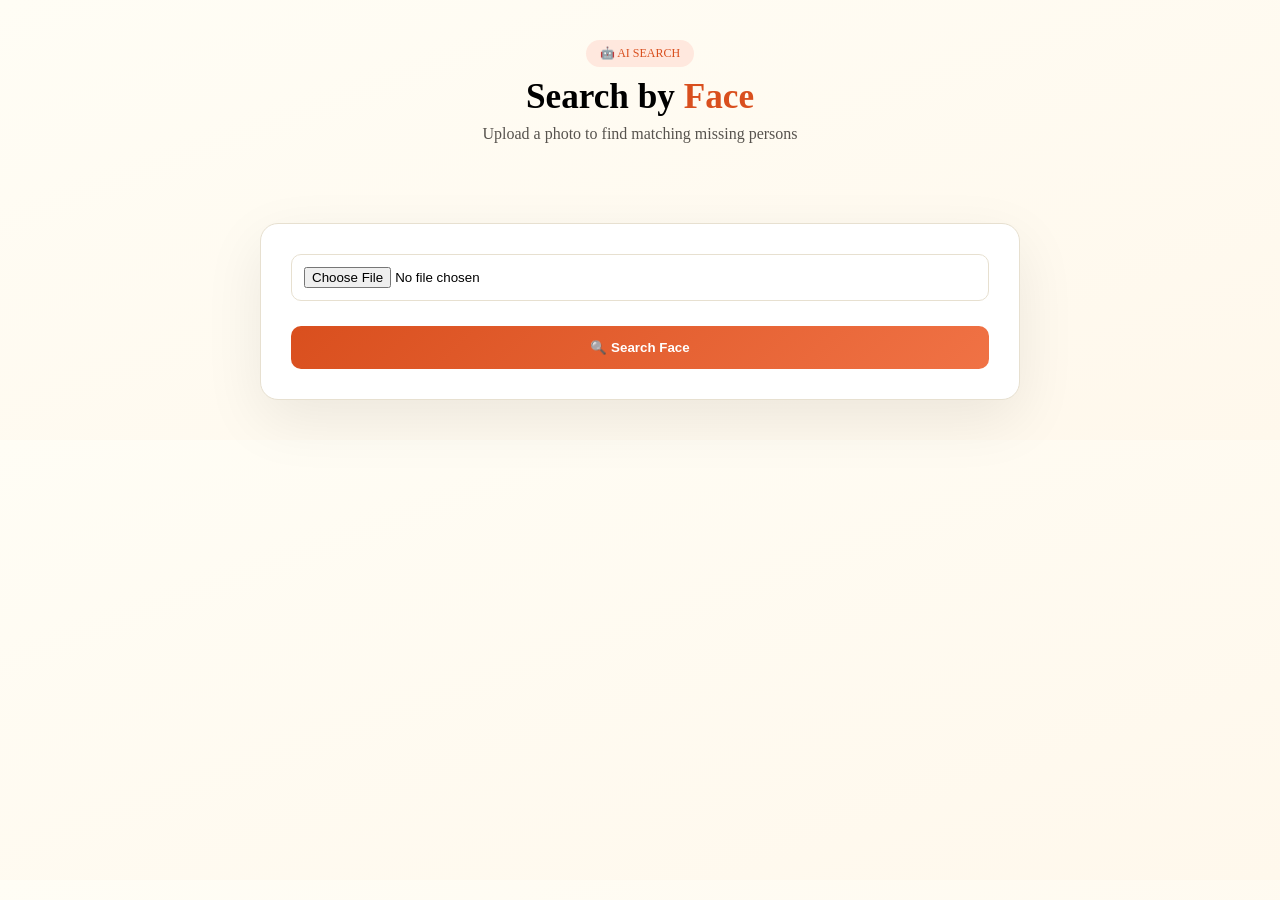
<file: frontend/face_search.html>
<!DOCTYPE html>
<html lang="en">
<head>
<meta charset="UTF-8">
<meta name="viewport" content="width=device-width, initial-scale=1.0">
<title>Search by Face</title>

<style>
:root{
  --primary:#D94F1E;
  --primary2:#F07245;
  --bg:#FFFDF5;
  --card:#fff;
  --border:#E7E0D0;
  --text:#1C1917;
  --text2:#57534E;
}

*{margin:0;padding:0;box-sizing:border-box;}

body{
  font-family:'Segoe UI';
  background:linear-gradient(160deg,#FFFDF5,#FFF8EC);
}

.hero{text-align:center;padding:40px 20px;}
.badge{
  display:inline-block;
  padding:6px 14px;
  background:#FFE8DE;
  color:var(--primary);
  border-radius:20px;
  font-size:12px;
  margin-bottom:10px;
}
.hero h1{font-size:2.2rem;}
.hero span{color:var(--primary);}
.hero p{color:var(--text2);margin-top:8px;}

.container{
  max-width:800px;
  margin:20px auto;
  padding:20px;
}

.card{
  background:var(--card);
  padding:30px;
  border-radius:18px;
  box-shadow:0 20px 60px rgba(0,0,0,0.08);
  border:1px solid var(--border);
}

.input{margin-bottom:15px;}
.input input{
  width:100%;
  padding:12px;
  border-radius:10px;
  border:1px solid var(--border);
}

.btn{
  width:100%;
  padding:14px;
  border:none;
  border-radius:10px;
  background:linear-gradient(135deg,var(--primary),var(--primary2));
  color:#fff;
  font-weight:bold;
  cursor:pointer;
  margin-top:10px;
}

.preview{
  width:100%;
  height:220px;
  object-fit:cover;
  border-radius:12px;
  margin-top:10px;
  display:none;
}

.result{
  margin-top:20px;
  padding:20px;
  border-radius:12px;
  background:#fff;
  border:1px solid #eee;
  display:none;
  text-align:center;
}

/* square photo in result */
.result-photo{
  width:150px;
  height:150px;
  margin:10px auto;
  overflow:hidden;
  border-radius:10px;
  border:3px solid var(--primary2);
  cursor:pointer;
}
.result-photo img{
  width:100%;
  height:100%;
  object-fit:cover;
}

.result h3{
  color:var(--primary);
  margin-bottom:8px;
}
.result p{
  font-size:14px;
  color:var(--text2);
  margin:4px 0;
}

/* view detail button inside result */
.view-btn{
  width:100%;
  margin-top:14px;
  padding:11px;
  background:linear-gradient(135deg,var(--primary),var(--primary2));
  color:#fff;
  border:none;
  border-radius:8px;
  cursor:pointer;
  font-weight:bold;
  font-size:14px;
}

.msg{
  margin-top:12px;
  padding:12px;
  border-radius:8px;
  display:none;
}
.success{background:#d1fae5;color:#065f46;}
.error  {background:#fee2e2;color:#991b1b;}
.warning{background:#fef3c7;color:#92400e;}

/* ============ DETAIL MODAL ============ */
.modal-overlay{
  display:none;
  position:fixed;
  top:0;left:0;
  width:100%;height:100%;
  background:rgba(0,0,0,0.55);
  justify-content:center;
  align-items:center;
  z-index:999;
}
.modal-overlay.open{display:flex;}

.modal-doc{
  background:#fff;
  width:480px;
  max-width:95vw;
  max-height:90vh;
  overflow-y:auto;
  border-radius:16px;
  box-shadow:0 30px 80px rgba(0,0,0,0.2);
  animation:popIn .2s ease;
}
.modal-doc::-webkit-scrollbar{width:4px;}
.modal-doc::-webkit-scrollbar-thumb{background:#E7E0D0;border-radius:4px;}

@keyframes popIn{
  from{opacity:0;transform:scale(.93);}
  to  {opacity:1;transform:scale(1);}
}

.doc-header{
  background:linear-gradient(135deg,#D94F1E,#F07245);
  padding:16px 20px;
  border-radius:16px 16px 0 0;
  display:flex;
  justify-content:space-between;
  align-items:center;
}
.doc-header h3{color:#fff;font-size:15px;margin:0;}
.doc-close{
  background:rgba(255,255,255,0.25);
  border:none;
  color:#fff;
  width:28px;height:28px;
  border-radius:50%;
  cursor:pointer;
  font-size:14px;
}

.doc-body{padding:22px;}

/* big square photo in modal */
.doc-photo{
  width:160px;height:160px;
  margin:0 auto 18px;
  overflow:hidden;
  border-radius:12px;
  border:3px solid #F07245;
  cursor:pointer;
}
.doc-photo img{width:100%;height:100%;object-fit:cover;}

.doc-section{
  font-size:11px;
  text-transform:uppercase;
  letter-spacing:.08em;
  color:var(--primary);
  font-weight:bold;
  margin:16px 0 8px;
  border-bottom:1px solid #F3E7D9;
  padding-bottom:4px;
}

.doc-row{
  display:flex;
  justify-content:space-between;
  padding:7px 0;
  border-bottom:1px solid #faf5ee;
  font-size:13px;
}
.doc-row:last-child{border:none;}
.doc-row .lbl{color:#999;flex:0 0 120px;}
.doc-row .val{color:#1C1917;font-weight:500;text-align:right;word-break:break-word;}

/* match score strip */
.match-strip{
  display:flex;
  align-items:center;
  justify-content:space-between;
  background:#fff8f5;
  border:1px solid #F3E7D9;
  border-radius:8px;
  padding:10px 14px;
  margin-top:14px;
}
.match-strip .score{
  font-size:22px;
  font-weight:bold;
  color:var(--primary);
}
.match-strip .lbl2{font-size:12px;color:#aaa;}

.match-badge{
  display:inline-block;
  padding:4px 12px;
  border-radius:20px;
  font-size:13px;
  font-weight:bold;
}
.match-high{background:#d1fae5;color:#065f46;}
.match-low {background:#fee2e2;color:#991b1b;}

/* full image popup */
#imgpopup{
  position:fixed;
  top:0;left:0;
  width:100%;height:100%;
  background:rgba(0,0,0,0.7);
  display:flex;
  justify-content:center;
  align-items:center;
  z-index:9999;
}
#imgpopup img{
  width:320px;height:320px;
  object-fit:cover;
  border-radius:12px;
}
</style>
</head>

<body>

<div class="hero">
  <div class="badge">🤖 AI SEARCH</div>
  <h1>Search by <span>Face</span></h1>
  <p>Upload a photo to find matching missing persons</p>
</div>

<div class="container">
<div class="card">

<form id="form">

  <div class="input">
    <input type="file" id="file" accept="image/*" required>
    <img id="preview" class="preview">
  </div>

  <button class="btn">🔍 Search Face</button>

  <div id="msg" class="msg"></div>

  <div id="result" class="result"></div>

</form>
</div>
</div>

<!-- ============ DETAIL MODAL ============ -->
<div class="modal-overlay" id="detailModal">
  <div class="modal-doc">

    <div class="doc-header">
      <h3 id="modalTitle">📋 Missing Person — Full Details</h3>
      <button class="doc-close" onclick="closeModal()">✕</button>
    </div>

    <div class="doc-body" id="modalBody"></div>

  </div>
</div>

<script>

const file    = document.getElementById("file");
const preview = document.getElementById("preview");
let   matchPercent = 0;
let   matchedPerson = null;

// image preview
file.onchange = e=>{
  const f = e.target.files[0];
  if(f){
    preview.src = URL.createObjectURL(f);
    preview.style.display = "block";
  }
};

// form submit
document.getElementById("form").onsubmit = async (e)=>{
  e.preventDefault();

  const msg       = document.getElementById("msg");
  const resultDiv = document.getElementById("result");

  msg.style.display    = "none";
  resultDiv.style.display = "none";

  const formData = new FormData();
  formData.append("photo", file.files[0]);

  try{
    const res  = await fetch("/api/search-face", { method:"POST", body:formData });
    const data = await res.json();

    if(data.match){

      matchPercent  = data.percent;
      matchedPerson = data.person;

      msg.style.display = "block";
      msg.className     = "msg success";
      msg.innerText     = "✅ Match Found (" + data.percent + "%)";

      resultDiv.style.display = "block";
      resultDiv.innerHTML = `
        <h3>${data.person.name || "Unknown"}</h3>

        <div class="result-photo" onclick="openImage('/uploads/${data.person.photo}')">
          <img src="/uploads/${data.person.photo}">
        </div>

        <p>📍 ${data.person.location || "—"}</p>
        <p>📞 ${data.person.phone    || "—"}</p>

        <button class="view-btn" onclick="loadFullDetail()">
          📋 View Full Details
        </button>
      `;

    } else {
      msg.style.display = "block";
      msg.className     = "msg error";
      msg.innerText     = "❌ No Match Found (" + (data.percent||0) + "%)";
      resultDiv.style.display = "none";
    }

  } catch(err){
    msg.style.display = "block";
    msg.className     = "msg error";
    msg.innerText     = "Server error!";
  }
};

// load full detail from missing collection by name/photo
async function loadFullDetail(){
  try{
    let person = null;

    // search in missing list
    let r1 = await fetch("/api/admin/missing");
    let missingList = await r1.json();

    // match by photo filename (most reliable)
    person = missingList.find(x =>
      x.photo && matchedPerson.photo &&
      x.photo === matchedPerson.photo
    );

    // fallback: match by name
    if(!person && matchedPerson.name){
      person = missingList.find(x =>
        x.name && x.name.toLowerCase() === matchedPerson.name.toLowerCase()
      );
    }

    // fallback: also check found list
    if(!person){
      let r2 = await fetch("/api/found/all");
      let foundList = await r2.json();
      person = foundList.find(x =>
        x.photo && matchedPerson.photo && x.photo === matchedPerson.photo
      );
    }

    if(!person){
      // use whatever came from search-face API
      person = matchedPerson;
    }

    openModal(person);

  } catch(e){
    alert("Error loading full details.");
  }
}

// build & show modal
function openModal(d){
  document.getElementById("detailModal").classList.add("open");

  let badgeCls = matchPercent >= 80 ? "match-high" : "match-low";

  document.getElementById("modalTitle").innerText =
    "📋 " + (d.name || "Unknown") + " — Full Details";

  document.getElementById("modalBody").innerHTML = `

    ${d.photo ? `
    <div class="doc-photo" onclick="openImage('/uploads/${d.photo}')">
      <img src="/uploads/${d.photo}" alt="photo">
    </div>` : `<div style="text-align:center;color:#bbb;margin-bottom:16px;font-size:13px;">No Photo Available</div>`}

    <!-- PERSONAL -->
    <div class="doc-section">👤 Personal Information</div>
    <div class="doc-row"><span class="lbl">Full Name</span>  <span class="val">${d.name    || "—"}</span></div>
    <div class="doc-row"><span class="lbl">Age</span>        <span class="val">${d.age     || "—"}</span></div>
    <div class="doc-row"><span class="lbl">Gender</span>     <span class="val">${d.gender  || "—"}</span></div>
    <div class="doc-row"><span class="lbl">Height</span>     <span class="val">${d.height  || "—"}</span></div>
    <div class="doc-row"><span class="lbl">Aadhaar</span>    <span class="val">${d.aadhar  || "—"}</span></div>

    <!-- CONTACT -->
    <div class="doc-section">📞 Contact Details</div>
    <div class="doc-row"><span class="lbl">Phone</span>      <span class="val">${d.phone   || "—"}</span></div>
    <div class="doc-row"><span class="lbl">Email</span>      <span class="val">${d.email   || "—"}</span></div>

    <!-- LOCATION -->
    <div class="doc-section">📍 Last Seen Location</div>
    <div class="doc-row"><span class="lbl">Location</span>   <span class="val">${d.location|| "—"}</span></div>
    <div class="doc-row"><span class="lbl">Village</span>    <span class="val">${d.village || "—"}</span></div>
    <div class="doc-row"><span class="lbl">City</span>       <span class="val">${d.city    || "—"}</span></div>
    <div class="doc-row"><span class="lbl">State</span>      <span class="val">${d.state   || "—"}</span></div>
    <div class="doc-row"><span class="lbl">PIN Code</span>   <span class="val">${d.pincode || "—"}</span></div>
    <div class="doc-row"><span class="lbl">Nearby</span>     <span class="val">${d.nearby  || "—"}</span></div>

    <!-- STATUS -->
    <div class="doc-section">📋 Case Details</div>
    <div class="doc-row"><span class="lbl">Status</span>     <span class="val">${d.status  || "—"}</span></div>
    <div class="doc-row"><span class="lbl">Date & Time</span><span class="val">${d.date    || "—"}</span></div>
    <div class="doc-row"><span class="lbl">Description</span><span class="val">${d.details || "—"}</span></div>

    <!-- MATCH SCORE -->
    <div class="match-strip">
      <div>
        <div style="font-weight:bold;font-size:13px;">Face Match Score</div>
        <div class="lbl2">via OpenCV analysis</div>
      </div>
      <span class="match-badge ${badgeCls}" style="font-size:16px;padding:6px 16px;">
        ${matchPercent}%
      </span>
    </div>

  `;
}

function closeModal(){
  document.getElementById("detailModal").classList.remove("open");
}

// close on overlay click
document.getElementById("detailModal").addEventListener("click", function(e){
  if(e.target === this) closeModal();
});

// full image popup
function openImage(src){
  let el = document.createElement("div");
  el.id  = "imgpopup";
  el.innerHTML = `<img src="${src}">`;
  el.onclick = ()=> el.remove();
  document.body.appendChild(el);
}

</script>

</body>
</html>
</file>
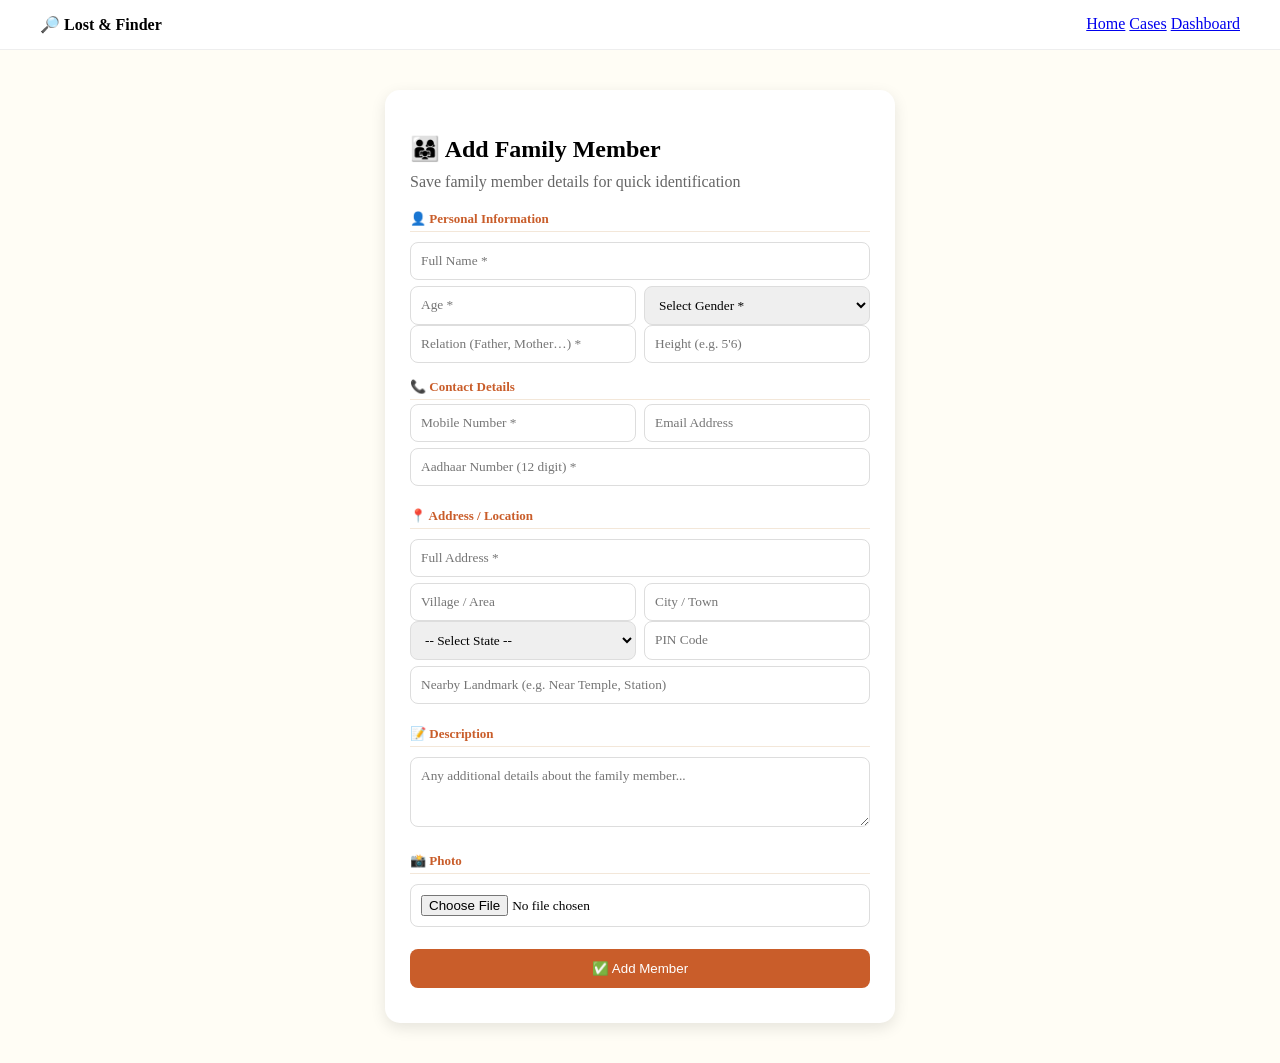
<file: frontend/family.html>
<!DOCTYPE html>
<html>
<head>
<meta charset="UTF-8">
<title>Add Family Member</title>

<style>
body{
  font-family:Segoe UI;
  background:#fffdf5;
  margin:0;
}

/* NAV */
nav{
  display:flex;
  justify-content:space-between;
  padding:15px 40px;
  border-bottom:1px solid #eee;
  background:#fff;
}

.container{
  padding:40px 60px;
  display:flex;
  justify-content:center;
}

/* FORM BOX */
.box{
  width:460px;
  background:#fff;
  padding:25px;
  border-radius:15px;
  box-shadow:0 5px 15px rgba(0,0,0,0.1);
}

h2{
  margin-bottom:10px;
}

.sub{
  color:#666;
  margin-bottom:20px;
}

/* SECTION LABEL */
.section-label{
  font-size:13px;
  font-weight:600;
  color:#c95d2a;
  margin:16px 0 4px;
  padding-bottom:4px;
  border-bottom:1px solid #f3e7d9;
}

/* INPUT */
input, select, textarea{
  width:100%;
  padding:10px;
  margin:6px 0;
  border:1px solid #ddd;
  border-radius:8px;
  box-sizing:border-box;
  font-family:Segoe UI;
}

textarea{
  resize:vertical;
  min-height:70px;
}

/* 2-col grid */
.grid{
  display:grid;
  grid-template-columns:1fr 1fr;
  gap:8px;
}
.grid input,
.grid select{
  margin:0;
}

/* BUTTON */
button{
  width:100%;
  padding:12px;
  background:#c95d2a;
  color:#fff;
  border:none;
  border-radius:8px;
  cursor:pointer;
  margin-top:16px;
}

button:hover{
  background:#a9441f;
}

/* MSG */
.msg{
  margin-top:10px;
  font-weight:bold;
}

.success{color:green;}
.error{color:red;}

/* photo preview */
.preview{
  width:100%;
  height:140px;
  object-fit:cover;
  border-radius:8px;
  margin-top:6px;
  display:none;
}

@media(max-width:600px){
  .container{padding:20px 16px;}
  .box{width:100%;}
  .grid{grid-template-columns:1fr;}
}
</style>

</head>

<body>

<nav>
  <div><b>🔎 Lost &amp; Finder</b></div>
  <div>
    <a href="index.html">Home</a>
    <a href="cases.html">Cases</a>
    <a href="admin.html">Dashboard</a>
  </div>
</nav>

<div class="container">
<div class="box">

  <h2>👨‍👩‍👧 Add Family Member</h2>
  <div class="sub">Save family member details for quick identification</div>

  <!-- PERSONAL INFO -->
  <div class="section-label">👤 Personal Information</div>

  <input type="text"   id="name"     placeholder="Full Name *">

  <div class="grid">
    <input type="number" id="age"    placeholder="Age *">
    <select id="gender">
      <option value="">Select Gender *</option>
      <option>Male</option>
      <option>Female</option>
      <option>Other</option>
    </select>
  </div>

  <div class="grid">
    <input type="text" id="relation" placeholder="Relation (Father, Mother…) *">
    <input type="text" id="height"   placeholder="Height (e.g. 5'6)">
  </div>

  <!-- CONTACT -->
  <div class="section-label">📞 Contact Details</div>

  <div class="grid">
    <input type="text"  id="mobile"  placeholder="Mobile Number *" maxlength="10">
    <input type="email" id="email"   placeholder="Email Address">
  </div>

  <input type="text" id="aadhar" placeholder="Aadhaar Number (12 digit) *" maxlength="12">

  <!-- ADDRESS -->
  <div class="section-label">📍 Address / Location</div>

  <input type="text" id="location" placeholder="Full Address *">

  <div class="grid">
    <input type="text" id="village" placeholder="Village / Area">
    <input type="text" id="city"    placeholder="City / Town">
  </div>

  <div class="grid">
    <select id="state">
      <option value="">-- Select State --</option>
      <option>Andhra Pradesh</option>
      <option>Arunachal Pradesh</option>
      <option>Assam</option>
      <option>Bihar</option>
      <option>Chhattisgarh</option>
      <option>Goa</option>
      <option>Gujarat</option>
      <option>Haryana</option>
      <option>Himachal Pradesh</option>
      <option>Jharkhand</option>
      <option>Karnataka</option>
      <option>Kerala</option>
      <option>Madhya Pradesh</option>
      <option>Maharashtra</option>
      <option>Manipur</option>
      <option>Meghalaya</option>
      <option>Mizoram</option>
      <option>Nagaland</option>
      <option>Odisha</option>
      <option>Punjab</option>
      <option>Rajasthan</option>
      <option>Sikkim</option>
      <option>Tamil Nadu</option>
      <option>Telangana</option>
      <option>Tripura</option>
      <option>Uttar Pradesh</option>
      <option>Uttarakhand</option>
      <option>West Bengal</option>
      <option>Delhi</option>
      <option>Jammu &amp; Kashmir</option>
      <option>Ladakh</option>
      <option>Chandigarh</option>
      <option>Puducherry</option>
    </select>
    <input type="text" id="pincode" placeholder="PIN Code" maxlength="6">
  </div>

  <input type="text" id="nearby" placeholder="Nearby Landmark (e.g. Near Temple, Station)">

  <!-- DESCRIPTION -->
  <div class="section-label">📝 Description</div>
  <textarea id="description" placeholder="Any additional details about the family member..."></textarea>

  <!-- PHOTO -->
  <div class="section-label">📸 Photo</div>
  <input type="file" id="photo" accept="image/*">
  <img id="preview" class="preview">

  <button onclick="addMember()">✅ Add Member</button>

  <div id="msg" class="msg"></div>

</div>
</div>

<script>

// photo preview
document.getElementById("photo").onchange = function(e){
  let f = e.target.files[0];
  if(f){
    let prev = document.getElementById("preview");
    prev.src = URL.createObjectURL(f);
    prev.style.display = "block";
  }
};

async function addMember(){

  let name        = document.getElementById("name").value.trim();
  let age         = document.getElementById("age").value;
  let gender      = document.getElementById("gender").value;
  let relation    = document.getElementById("relation").value.trim();
  let height      = document.getElementById("height").value.trim();
  let mobile      = document.getElementById("mobile").value.trim();
  let email       = document.getElementById("email").value.trim();
  let aadhar      = document.getElementById("aadhar").value.trim();
  let location    = document.getElementById("location").value.trim();
  let village     = document.getElementById("village").value.trim();
  let city        = document.getElementById("city").value.trim();
  let state       = document.getElementById("state").value;
  let pincode     = document.getElementById("pincode").value.trim();
  let nearby      = document.getElementById("nearby").value.trim();
  let description = document.getElementById("description").value.trim();
  let photo       = document.getElementById("photo").files[0];

  let msg = document.getElementById("msg");
  msg.innerHTML = "";

  // validation
  if(!name || !age || !gender || !relation || !location || !aadhar || !mobile){
    msg.innerHTML = "⚠️ All required fields must be filled";
    msg.className = "msg error";
    return;
  }

  if(aadhar.length != 12){
    msg.innerHTML = "⚠️ Aadhaar must be 12 digits";
    msg.className = "msg error";
    return;
  }

  if(mobile.length != 10){
    msg.innerHTML = "⚠️ Mobile must be 10 digits";
    msg.className = "msg error";
    return;
  }

  if(pincode && pincode.length != 6){
    msg.innerHTML = "⚠️ PIN Code must be 6 digits";
    msg.className = "msg error";
    return;
  }

  // build full location string
  let fullLocation = location;
  if(village)  fullLocation += ", " + village;
  if(city)     fullLocation += ", " + city;
  if(state)    fullLocation += ", " + state;
  if(pincode)  fullLocation += " - " + pincode;

  let formData = new FormData();

  formData.append("name",        name);
  formData.append("age",         age);
  formData.append("gender",      gender);
  formData.append("relation",    relation);
  formData.append("height",      height);
  formData.append("phone",       mobile);
  formData.append("email",       email);
  formData.append("aadhar",      aadhar);
  formData.append("location",    fullLocation);
  formData.append("village",     village);
  formData.append("city",        city);
  formData.append("state",       state);
  formData.append("pincode",     pincode);
  formData.append("nearby",      nearby);
  formData.append("details",     description);

  if(photo){
    formData.append("photo", photo);
  }

  try{
    let res  = await fetch("/api/family/add", { method:"POST", body: formData });
    let data = await res.json();

    if(data.error){
      msg.innerHTML = "❌ " + data.error;
      msg.className = "msg error";
    } else {
      msg.innerHTML = "✅ Member Added Successfully";
      msg.className = "msg success";

      // clear form
      document.querySelectorAll("input").forEach(i => i.value = "");
      document.querySelectorAll("select").forEach(s => s.selectedIndex = 0);
      document.querySelector("textarea").value = "";
      document.getElementById("preview").style.display = "none";
    }
  } catch(e){
    msg.innerHTML = "❌ Server error. Try again.";
    msg.className = "msg error";
  }
}

</script>

</body>
</html>
</file>
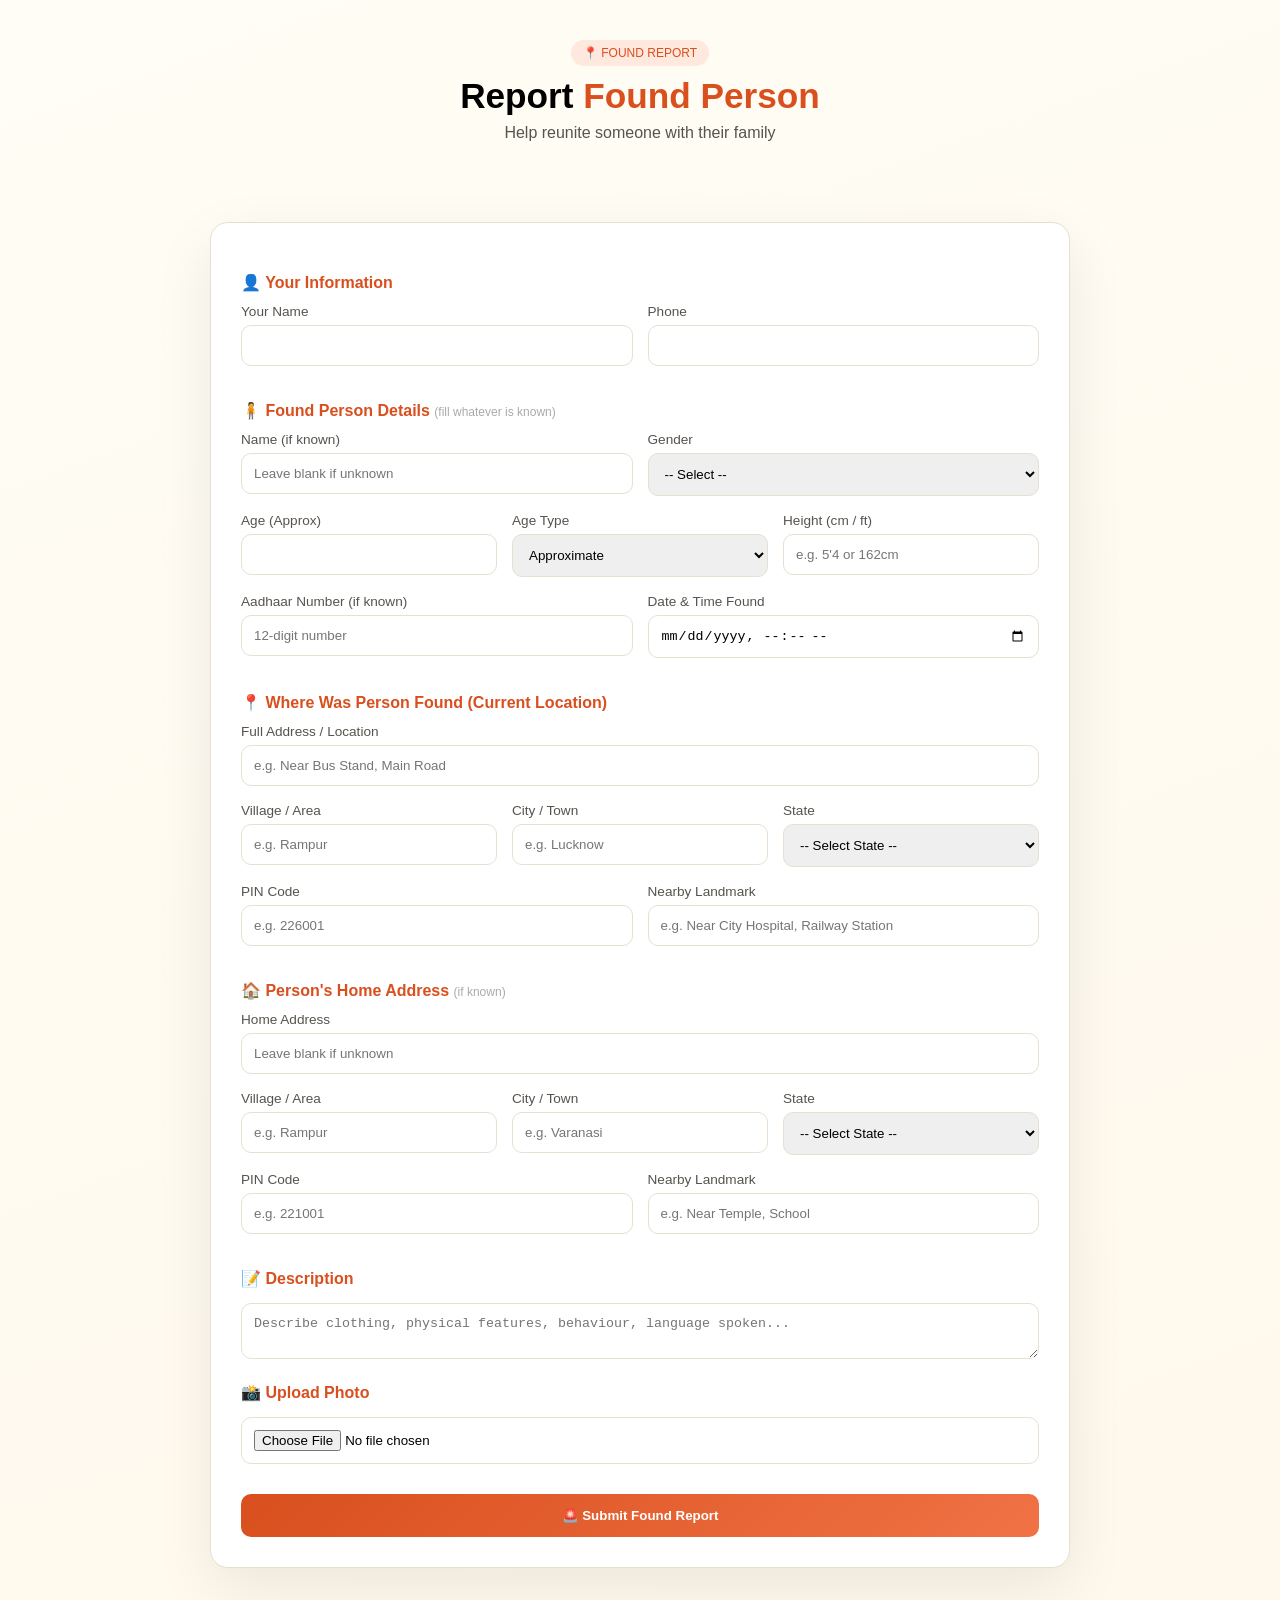
<file: frontend/found.html>
<!DOCTYPE html>
<html lang="en">
<head>
<meta charset="UTF-8">
<meta name="viewport" content="width=device-width, initial-scale=1.0">
<title>Report Found Person</title>

<style>
:root{
  --primary:#D94F1E;
  --primary2:#F07245;
  --bg:#FFFDF5;
  --card:#ffffff;
  --border:#E7E0D0;
  --text:#1C1917;
  --text2:#57534E;
}

*{margin:0;padding:0;box-sizing:border-box;}

body{
  font-family:'Segoe UI',sans-serif;
  background:linear-gradient(160deg,#FFFDF5,#FFF8EC);
}

.hero{text-align:center;padding:40px 20px;}
.hero .badge{
  display:inline-block;padding:6px 12px;
  background:#FFE8DE;color:var(--primary);
  border-radius:20px;font-size:12px;margin-bottom:10px;
}
.hero h1{font-size:2.2rem;}
.hero span{color:var(--primary);}
.hero p{margin-top:8px;color:var(--text2);}

.container{max-width:900px;margin:20px auto;padding:20px;}

.card{
  background:var(--card);
  padding:30px;
  border-radius:18px;
  box-shadow:0 20px 60px rgba(0,0,0,0.08);
  border:1px solid var(--border);
}

.section-title{margin:20px 0 10px;font-weight:bold;color:var(--primary);}

.input{margin-bottom:15px;}
.input label{font-size:0.85rem;color:var(--text2);}
.input input,.input textarea,.input select{
  width:100%;padding:12px;margin-top:5px;
  border-radius:10px;border:1px solid var(--border);
}

.grid{display:grid;grid-template-columns:1fr 1fr;gap:15px;}
.grid3{display:grid;grid-template-columns:1fr 1fr 1fr;gap:15px;}

.optional-note{
  font-size:11px;
  color:#aaa;
  font-style:italic;
  margin-bottom:4px;
  margin-top:-8px;
}

.btn{
  width:100%;padding:14px;border:none;
  border-radius:10px;
  background:linear-gradient(135deg,var(--primary),var(--primary2));
  color:#fff;font-weight:bold;cursor:pointer;margin-top:15px;
}

.msg{margin-top:12px;padding:10px;border-radius:8px;display:none;}
.success{background:#d1fae5;color:#065f46;}
.warning{background:#fef3c7;color:#92400e;}
.error{background:#fecaca;color:#991b1b;}

.preview{
  width:150px;height:150px;
  object-fit:cover;
  border-radius:10px;
  margin-top:10px;
  display:none;
}

@media(max-width:700px){
  .grid{grid-template-columns:1fr;}
  .grid3{grid-template-columns:1fr;}
}
</style>
</head>

<body>

<div class="hero">
  <div class="badge">📍 FOUND REPORT</div>
  <h1>Report <span>Found Person</span></h1>
  <p>Help reunite someone with their family</p>
</div>

<div class="container">
<div class="card">

<form id="form">

<!-- ========== YOUR INFO ========== -->
<div class="section-title">👤 Your Information</div>

<div class="grid">
  <div class="input">
    <label>Your Name</label>
    <input type="text" name="reporter_name" required>
  </div>

  <div class="input">
    <label>Phone</label>
    <input type="text" name="phone" required pattern="[0-9]{10}">
  </div>
</div>

<!-- ========== FOUND PERSON INFO ========== -->
<div class="section-title">🧍 Found Person Details <span style="font-size:12px;font-weight:400;color:#aaa;">(fill whatever is known)</span></div>

<div class="grid">
  <div class="input">
    <label>Name (if known)</label>
    <input type="text" name="name" placeholder="Leave blank if unknown">
  </div>

  <div class="input">
    <label>Gender</label>
    <select name="gender">
      <option value="">-- Select --</option>
      <option>Male</option>
      <option>Female</option>
      <option>Other</option>
    </select>
  </div>
</div>

<div class="grid3">
  <div class="input">
    <label>Age (Approx)</label>
    <input type="number" name="age">
  </div>

  <div class="input">
    <label>Age Type</label>
    <select name="age_type">
      <option value="approx">Approximate</option>
      <option value="exact">Exact</option>
    </select>
  </div>

  <div class="input">
    <label>Height (cm / ft)</label>
    <input type="text" name="height" placeholder="e.g. 5'4 or 162cm">
  </div>
</div>

<div class="grid">
  <div class="input">
    <label>Aadhaar Number (if known)</label>
    <input type="text" name="aadhar" maxlength="12" placeholder="12-digit number">
  </div>

  <div class="input">
    <label>Date &amp; Time Found</label>
    <input type="datetime-local" name="date">
  </div>
</div>

<!-- ========== WHERE FOUND ========== -->
<div class="section-title">📍 Where Was Person Found (Current Location)</div>

<div class="input">
  <label>Full Address / Location</label>
  <input type="text" name="location" required placeholder="e.g. Near Bus Stand, Main Road">
</div>

<div class="grid3">
  <div class="input">
    <label>Village / Area</label>
    <input type="text" name="found_village" placeholder="e.g. Rampur">
  </div>

  <div class="input">
    <label>City / Town</label>
    <input type="text" name="found_city" placeholder="e.g. Lucknow">
  </div>

  <div class="input">
    <label>State</label>
    <select name="found_state">
      <option value="">-- Select State --</option>
      <option>Andhra Pradesh</option>
      <option>Arunachal Pradesh</option>
      <option>Assam</option>
      <option>Bihar</option>
      <option>Chhattisgarh</option>
      <option>Goa</option>
      <option>Gujarat</option>
      <option>Haryana</option>
      <option>Himachal Pradesh</option>
      <option>Jharkhand</option>
      <option>Karnataka</option>
      <option>Kerala</option>
      <option>Madhya Pradesh</option>
      <option>Maharashtra</option>
      <option>Manipur</option>
      <option>Meghalaya</option>
      <option>Mizoram</option>
      <option>Nagaland</option>
      <option>Odisha</option>
      <option>Punjab</option>
      <option>Rajasthan</option>
      <option>Sikkim</option>
      <option>Tamil Nadu</option>
      <option>Telangana</option>
      <option>Tripura</option>
      <option>Uttar Pradesh</option>
      <option>Uttarakhand</option>
      <option>West Bengal</option>
      <option>Delhi</option>
      <option>Jammu &amp; Kashmir</option>
      <option>Ladakh</option>
      <option>Chandigarh</option>
      <option>Puducherry</option>
    </select>
  </div>
</div>

<div class="grid">
  <div class="input">
    <label>PIN Code</label>
    <input type="text" name="found_pincode" maxlength="6" placeholder="e.g. 226001">
  </div>

  <div class="input">
    <label>Nearby Landmark</label>
    <input type="text" name="found_nearby" placeholder="e.g. Near City Hospital, Railway Station">
  </div>
</div>

<!-- ========== PERSON'S HOME ADDRESS ========== -->
<div class="section-title">🏠 Person's Home Address <span style="font-size:12px;font-weight:400;color:#aaa;">(if known)</span></div>

<div class="input">
  <label>Home Address</label>
  <input type="text" name="home_address" placeholder="Leave blank if unknown">
</div>

<div class="grid3">
  <div class="input">
    <label>Village / Area</label>
    <input type="text" name="home_village" placeholder="e.g. Rampur">
  </div>

  <div class="input">
    <label>City / Town</label>
    <input type="text" name="home_city" placeholder="e.g. Varanasi">
  </div>

  <div class="input">
    <label>State</label>
    <select name="home_state">
      <option value="">-- Select State --</option>
      <option>Andhra Pradesh</option>
      <option>Arunachal Pradesh</option>
      <option>Assam</option>
      <option>Bihar</option>
      <option>Chhattisgarh</option>
      <option>Goa</option>
      <option>Gujarat</option>
      <option>Haryana</option>
      <option>Himachal Pradesh</option>
      <option>Jharkhand</option>
      <option>Karnataka</option>
      <option>Kerala</option>
      <option>Madhya Pradesh</option>
      <option>Maharashtra</option>
      <option>Manipur</option>
      <option>Meghalaya</option>
      <option>Mizoram</option>
      <option>Nagaland</option>
      <option>Odisha</option>
      <option>Punjab</option>
      <option>Rajasthan</option>
      <option>Sikkim</option>
      <option>Tamil Nadu</option>
      <option>Telangana</option>
      <option>Tripura</option>
      <option>Uttar Pradesh</option>
      <option>Uttarakhand</option>
      <option>West Bengal</option>
      <option>Delhi</option>
      <option>Jammu &amp; Kashmir</option>
      <option>Ladakh</option>
      <option>Chandigarh</option>
      <option>Puducherry</option>
    </select>
  </div>
</div>

<div class="grid">
  <div class="input">
    <label>PIN Code</label>
    <input type="text" name="home_pincode" maxlength="6" placeholder="e.g. 221001">
  </div>

  <div class="input">
    <label>Nearby Landmark</label>
    <input type="text" name="home_nearby" placeholder="e.g. Near Temple, School">
  </div>
</div>

<!-- ========== DESCRIPTION ========== -->
<div class="section-title">📝 Description</div>
<div class="input">
  <textarea name="details" placeholder="Describe clothing, physical features, behaviour, language spoken..."></textarea>
</div>

<!-- ========== PHOTO ========== -->
<div class="section-title">📸 Upload Photo</div>
<div class="input">
  <input type="file" name="photo" id="file" accept="image/*">
  <img id="preview" class="preview">
</div>

<button class="btn">🚨 Submit Found Report</button>

<div id="msg" class="msg"></div>

</form>

</div>
</div>

<script>

// preview
file.onchange = e=>{
  let f = e.target.files[0];
  if(f){
    preview.src = URL.createObjectURL(f);
    preview.style.display="block";
  }
};

// submit
form.onsubmit = async e=>{
  e.preventDefault();

  let aadhar = form.querySelector('[name="aadhar"]').value;
  if(aadhar && aadhar.length !== 12){
    showMsg("Aadhaar must be 12 digits","error");
    return;
  }

  let foundPincode = form.querySelector('[name="found_pincode"]').value;
  if(foundPincode && foundPincode.length !== 6){
    showMsg("Found PIN Code must be 6 digits","error");
    return;
  }

  let homePincode = form.querySelector('[name="home_pincode"]').value;
  if(homePincode && homePincode.length !== 6){
    showMsg("Home PIN Code must be 6 digits","error");
    return;
  }

  // Build full location string for found location
  let foundVillage = form.querySelector('[name="found_village"]').value;
  let foundCity    = form.querySelector('[name="found_city"]').value;
  let foundState   = form.querySelector('[name="found_state"]').value;
  let baseLocation = form.querySelector('[name="location"]').value;

  let fullLocation = baseLocation;
  if(foundVillage) fullLocation += ", " + foundVillage;
  if(foundCity)    fullLocation += ", " + foundCity;
  if(foundState)   fullLocation += ", " + foundState;
  if(foundPincode) fullLocation += " - " + foundPincode;

  let data = new FormData(form);
  // Override location with full combined string
  data.set("location", fullLocation);

  try{
    let res = await fetch("/api/found",{method:"POST",body:data});
    if(res.ok){
      setTimeout(loadResult, 500);
      form.reset();
      preview.style.display="none";
    } else {
      showMsg("Server error. Try again.","error");
    }
  } catch {
    showMsg("Server error","error");
  }
};

// load result
async function loadResult(){
  let res  = await fetch("/api/found/all");
  let data = await res.json();
  let last = data[data.length-1];

  if(last.match >= 50){
    msg.style.display="block";
    msg.className="msg success";
    msg.innerHTML = `
      🎉 Match Found (${last.match}%)
      <br><br>
      <button onclick='viewPop(${JSON.stringify(last)})'
      style="padding:10px;background:#16a34a;color:#fff;border:none;border-radius:8px;cursor:pointer;">
      View Match
      </button>
    `;
  } else {
    showMsg("⚠ No match found. Data saved!","warning");
  }
}

// popup
function viewPop(d){
  document.body.innerHTML += `
  <div id="pop" style="
    position:fixed;top:0;left:0;width:100%;height:100%;
    background:rgba(0,0,0,.5);display:flex;justify-content:center;align-items:center;z-index:9999;
  ">
    <div style="background:#fff;padding:20px;border-radius:15px;width:320px;text-align:center;">
      <h3 style="color:green;">✔ Match Found</h3>
      ${d.photo ? `<img src="/uploads/${d.photo}" style="width:200px;height:200px;object-fit:cover;border-radius:10px;margin:10px 0;">` : ""}
      <p><b>Name:</b> ${d.name || "—"}</p>
      <p><b>Location:</b> ${d.location || "—"}</p>
      <p><b>Match %:</b> ${d.match}%</p>
      <p><b>Match ID:</b> ${d.match_id}</p>
      <button onclick="document.getElementById('pop').remove()"
        style="margin-top:12px;padding:8px 20px;border:none;border-radius:8px;cursor:pointer;background:#eee;">
        Close
      </button>
    </div>
  </div>`;
}

function showMsg(t,c){
  msg.style.display="block";
  msg.className="msg "+c;
  msg.innerText=t;
}

</script>

</body>
</html>
</file>
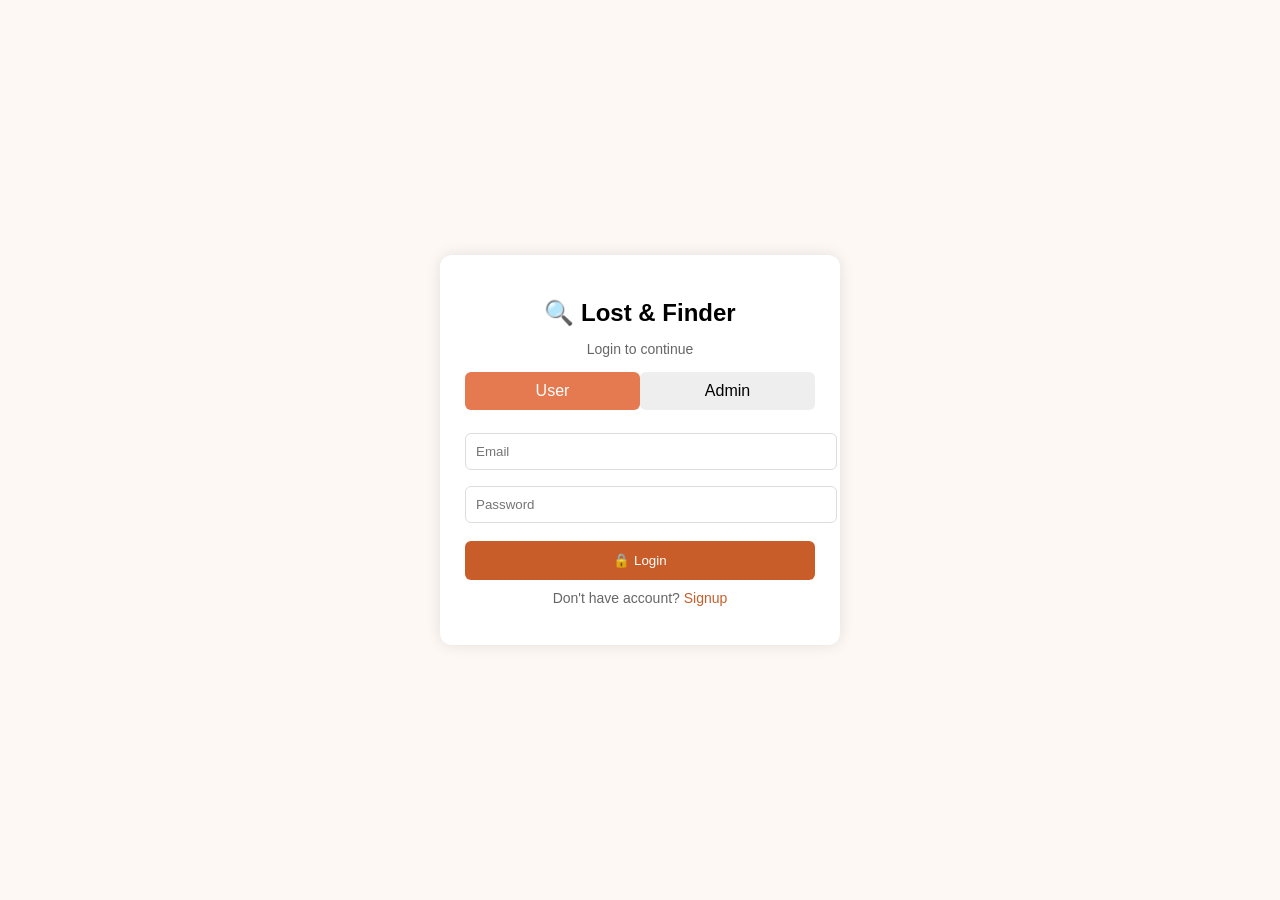
<file: frontend/login.html>
<!DOCTYPE html>
<html>
<head>
<title>Login - Lost & Finder</title>

<style>
body{
  margin:0;
  font-family:Arial;
  background:#fdf8f3;
  display:flex;
  justify-content:center;
  align-items:center;
  height:100vh;
}

.box{
  width:350px;
  background:#fff;
  padding:25px;
  border-radius:12px;
  box-shadow:0 0 15px rgba(0,0,0,0.1);
  text-align:center;
}

h2{
  margin-bottom:5px;
}

p{
  color:#666;
  font-size:14px;
}

.tabs{
  display:flex;
  margin:15px 0;
}

.tab{
  flex:1;
  padding:10px;
  cursor:pointer;
  background:#eee;
  border-radius:6px;
}

.tab.active{
  background:#e57a50;
  color:#fff;
}

input{
  width:100%;
  padding:10px;
  margin:8px 0;
  border:1px solid #ddd;
  border-radius:6px;
}

button{
  width:100%;
  padding:12px;
  background:#c95d2a;
  color:#fff;
  border:none;
  border-radius:6px;
  cursor:pointer;
  margin-top:10px;
}

button:hover{
  background:#a9441f;
}

.msg{
  margin-top:10px;
  font-size:14px;
  font-weight:bold;
}

.success{
  color:green;
}

.error{
  color:red;
}

a{
  color:#c95d2a;
  text-decoration:none;
}
</style>

</head>

<body>

<div class="box">

  <h2>🔍 Lost & Finder</h2>
  <p>Login to continue</p>

  <!-- USER / ADMIN -->
  <div class="tabs">
    <div class="tab active" onclick="setRole(this)">User</div>
    <div class="tab" onclick="setRole(this)">Admin</div>
  </div>

  <!-- FORM -->
  <input type="email" id="email" placeholder="Email">
  <input type="password" id="password" placeholder="Password">

  <button onclick="login()">🔒 Login</button>

  <!-- MESSAGE -->
  <div id="msg" class="msg"></div>

  <p style="margin-top:10px;">
    Don't have account? <a href="signup.html">Signup</a>
  </p>

</div>

<script>

let role = "user";

function setRole(el){
  document.querySelectorAll(".tab").forEach(t => t.classList.remove("active"));
  el.classList.add("active");
  role = el.innerText.toLowerCase();
}

async function login(){

  let email = document.getElementById("email").value.trim();
  let password = document.getElementById("password").value.trim();
  let msg = document.getElementById("msg");

  msg.innerHTML = "";

  if(!email || !password){
    msg.innerHTML = "⚠️ Enter email & password";
    msg.className = "msg error";
    return;
  }

  let res = await fetch("/api/login", {
    method:"POST",
    headers:{
      "Content-Type":"application/json"
    },
    body: JSON.stringify({
      email,
      password,
      role
    })
  });

  let data = await res.json();

  if(data.error){
    msg.innerHTML = "❌ Invalid password, try again";
    msg.className = "msg error";
  }else{
    msg.innerHTML = "✅ Login successful";
    msg.className = "msg success";

    setTimeout(()=>{
      window.location.href = data.redirect;
    }, 1000);
  }
}

</script>

</body>
</html>
</file>
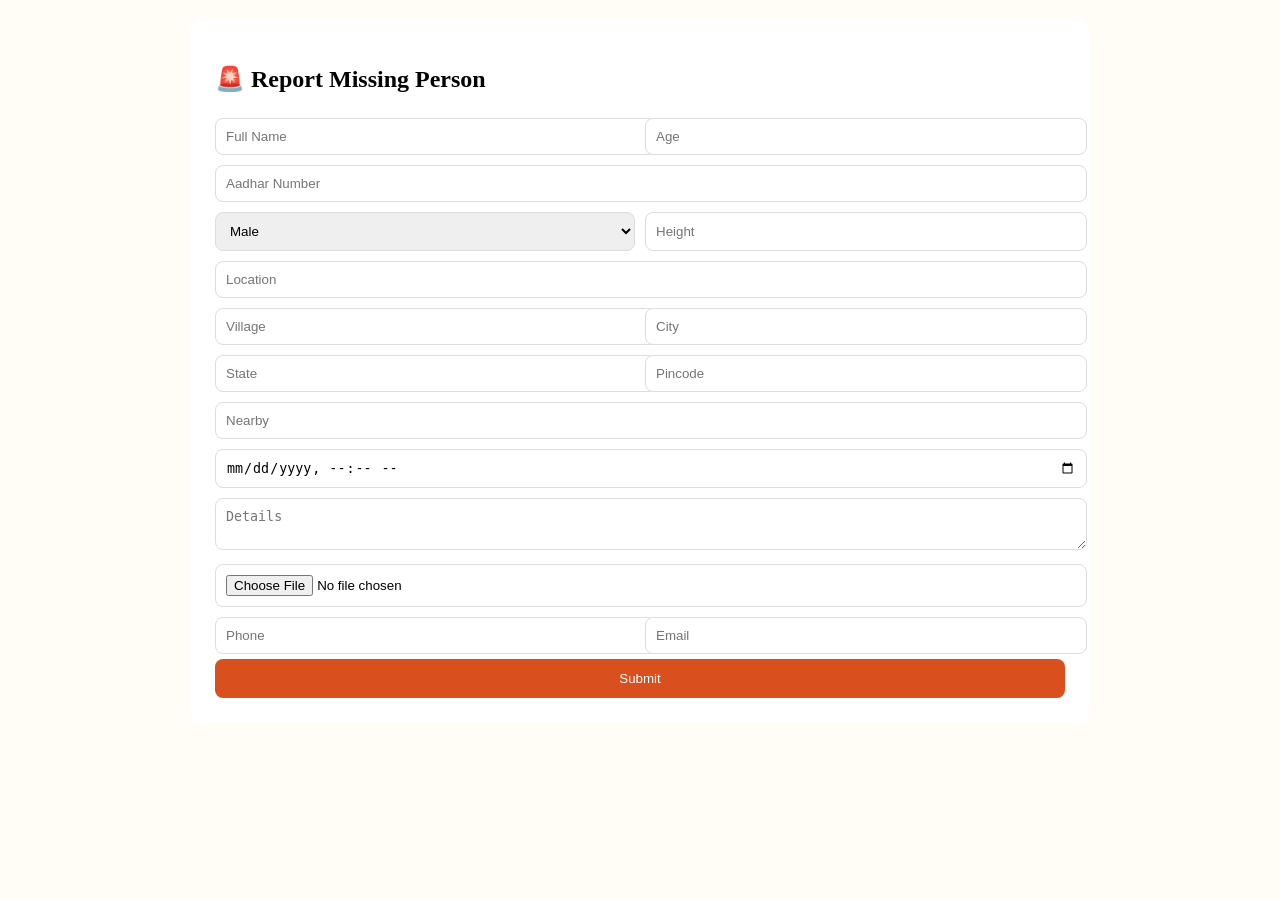
<file: frontend/report.html>
<!DOCTYPE html>

<html lang="en">
<head>
<meta charset="UTF-8">
<meta name="viewport" content="width=device-width, initial-scale=1.0">
<title>Report Missing Person</title>

<style>
body{font-family:'Segoe UI';background:#FFFDF5;margin:0}
.container{max-width:900px;margin:auto;padding:20px}
.card{background:#fff;padding:25px;border-radius:12px}
input,select,textarea{width:100%;padding:10px;margin:5px 0;border-radius:8px;border:1px solid #ddd}
.grid{display:grid;grid-template-columns:1fr 1fr;gap:10px}
.btn{padding:12px;background:#D94F1E;color:#fff;border:none;border-radius:8px;width:100%}
.preview{width:100%;height:150px;object-fit:cover;display:none;margin-top:10px}
.msg{margin-top:10px;padding:10px;border-radius:6px;display:none}
.success{background:#d1fae5;color:#065f46}
.error{background:#fee2e2;color:#991b1b}
</style>

</head>
<body>

<div class="container">
<div class="card">

<h2>🚨 Report Missing Person</h2>

<form id="form" enctype="multipart/form-data">

<div class="grid">
<input type="text" name="name" placeholder="Full Name" required>
<input type="number" name="age" placeholder="Age" required>
</div>

<input type="text" name="aadhar" placeholder="Aadhar Number" maxlength="12" required>

<div class="grid">
<select name="gender">
<option>Male</option>
<option>Female</option>
</select>
<input type="text" name="height" placeholder="Height">
</div>

<input type="text" name="location" placeholder="Location" required>

<div class="grid">
<input type="text" name="village" placeholder="Village">
<input type="text" name="city" placeholder="City">
</div>

<div class="grid">
<input type="text" name="state" placeholder="State">
<input type="text" name="pincode" placeholder="Pincode">
</div>

<input type="text" name="nearby" placeholder="Nearby">

<input type="datetime-local" name="date">

<textarea name="details" placeholder="Details"></textarea>
<div>
  <input type="file" id="file" name="photo" accept="image/*">
  <img id="preview" class="preview">
</div>

<div class="grid">
<input type="text" name="phone" placeholder="Phone">
<input type="email" name="email" placeholder="Email">
</div>

<button class="btn">Submit</button>

<div id="msg" class="msg"></div>

</form>

</div>
</div>

<script>

const file = document.getElementById("file");
const preview = document.getElementById("preview");
const form = document.getElementById("form");
const msg = document.getElementById("msg");

// Preview image
file.onchange = e=>{
  const f = e.target.files[0];
  if(f){
    preview.src = URL.createObjectURL(f);
    preview.style.display="block";
  }
};

// Submit form
form.onsubmit = async (e)=>{
  e.preventDefault();

  const formData = new FormData(form);

  // Ensure photo goes
  if(file.files.length > 0){
    formData.set("photo", file.files[0]);
  }

  try{
    const res = await fetch("/api/report", {
      method:"POST",
      body: formData
    });

    const result = await res.json();

    if(res.ok){
      showMsg("Report submitted successfully","success");
      form.reset();
      preview.style.display="none";
    } else {
      showMsg(result.error || "Error","error");
    }

  } catch(e){
    showMsg("Server error","error");
  }
};

function showMsg(text,type){
  msg.style.display="block";
  msg.className="msg "+type;
  msg.innerText=text;
}

</script>

</body>
</html>
</file>
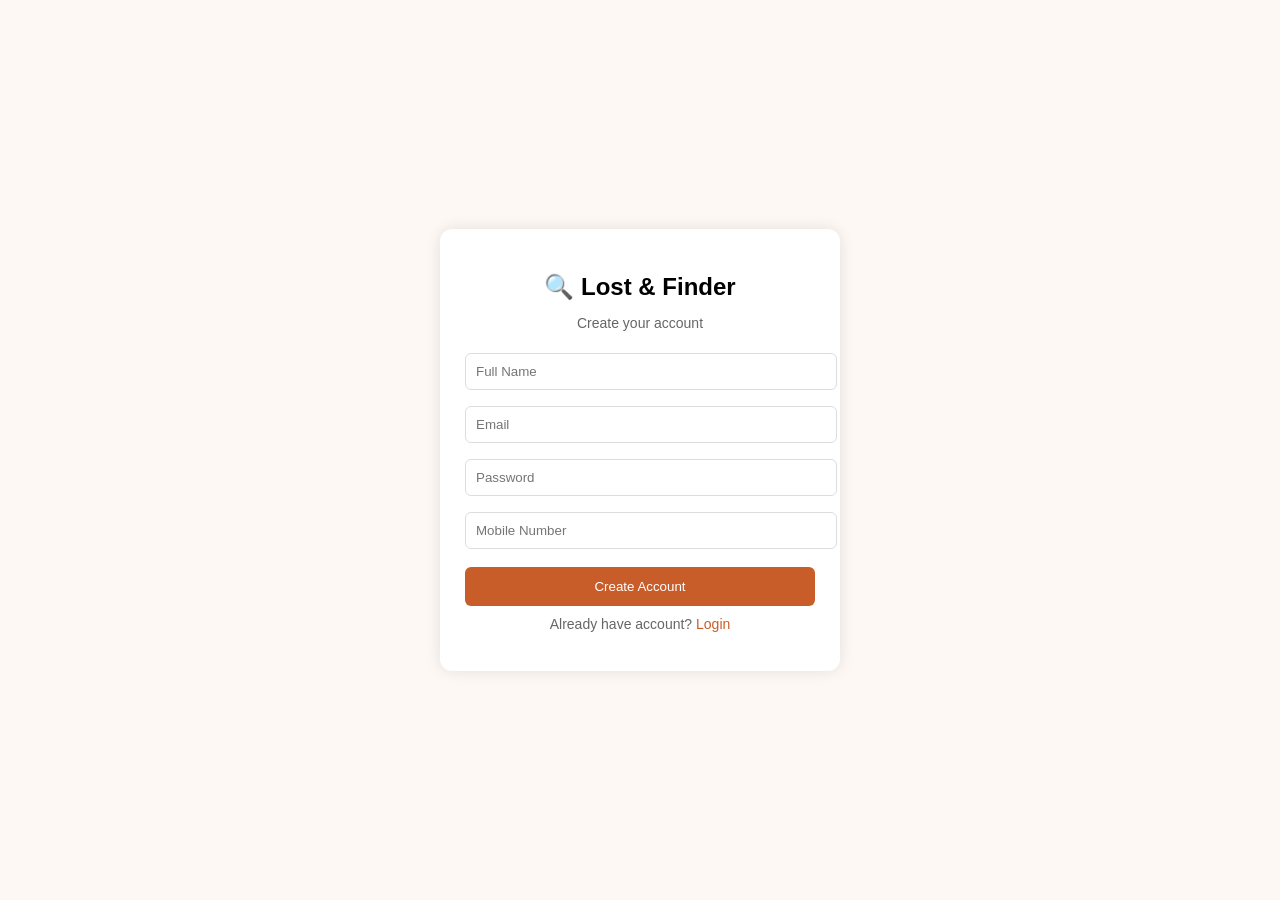
<file: frontend/signup.html>
<!DOCTYPE html>
<html>
<head>
<title>Signup - Lost & Finder</title>

<style>
body{
  margin:0;
  font-family:Arial;
  background:#fdf8f3;
  display:flex;
  justify-content:center;
  align-items:center;
  height:100vh;
}

.box{
  width:350px;
  background:#fff;
  padding:25px;
  border-radius:12px;
  box-shadow:0 0 15px rgba(0,0,0,0.1);
  text-align:center;
}

h2{
  margin-bottom:5px;
}

p{
  color:#666;
  font-size:14px;
}

input{
  width:100%;
  padding:10px;
  margin:8px 0;
  border:1px solid #ddd;
  border-radius:6px;
}

button{
  width:100%;
  padding:12px;
  background:#c95d2a;
  color:#fff;
  border:none;
  border-radius:6px;
  cursor:pointer;
  margin-top:10px;
}

button:hover{
  background:#a9441f;
}

.msg{
  margin-top:10px;
  font-size:14px;
  font-weight:bold;
}

.success{
  color:green;
}

.error{
  color:red;
}

a{
  color:#c95d2a;
  text-decoration:none;
}
</style>

</head>

<body>

<div class="box">

  <h2>🔍 Lost & Finder</h2>
  <p>Create your account</p>

  <!-- FORM -->
  <input type="text" id="name" placeholder="Full Name">
  <input type="email" id="email" placeholder="Email">
  <input type="password" id="password" placeholder="Password">
  <input type="text" id="mobile" placeholder="Mobile Number">

  <button onclick="signup()">Create Account</button>

  <!-- MESSAGE -->
  <div id="msg" class="msg"></div>

  <p style="margin-top:10px;">
    Already have account? <a href="login.html">Login</a>
  </p>

</div>

<script>

async function signup(){

  let name = document.getElementById("name").value.trim();
  let email = document.getElementById("email").value.trim();
  let password = document.getElementById("password").value.trim();
  let mobile = document.getElementById("mobile").value.trim();

  let msg = document.getElementById("msg");
  msg.innerHTML = "";

  // validation
  if(!name || !email || !password || !mobile){
    msg.innerHTML = "⚠️ All fields required";
    msg.className = "msg error";
    return;
  }

  if(mobile.length != 10){
    msg.innerHTML = "⚠️ Enter valid mobile number";
    msg.className = "msg error";
    return;
  }

  let res = await fetch("/api/signup", {
    method:"POST",
    headers:{
      "Content-Type":"application/json"
    },
    body: JSON.stringify({
      name,
      email,
      password,
      mobile,
      role:"user"
    })
  });

  let data = await res.json();

  if(data.error){
    msg.innerHTML = "❌ " + data.error;
    msg.className = "msg error";
  }else{
    msg.innerHTML = "✅ Account Created Successfully";
    msg.className = "msg success";

    setTimeout(()=>{
      window.location.href = "login.html";
    }, 1200);
  }
}

</script>

</body>
</html>
</file>
